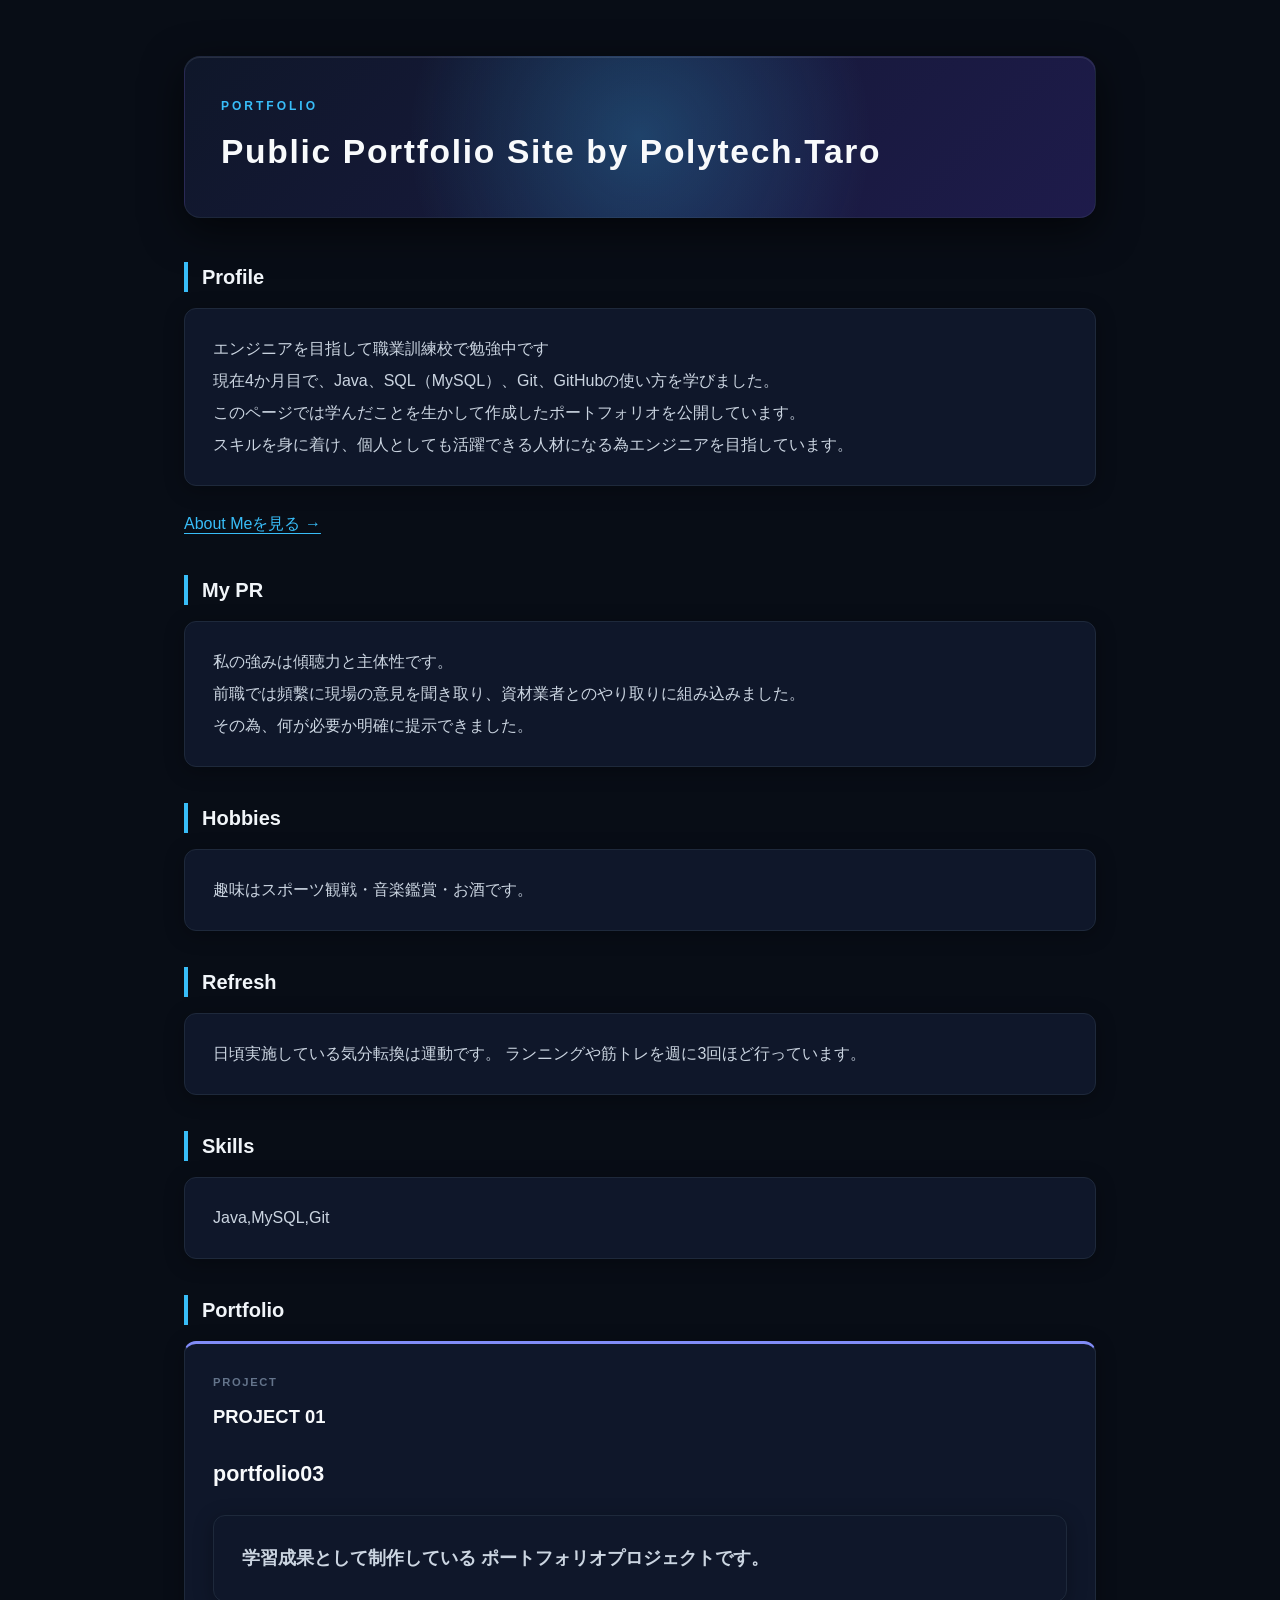
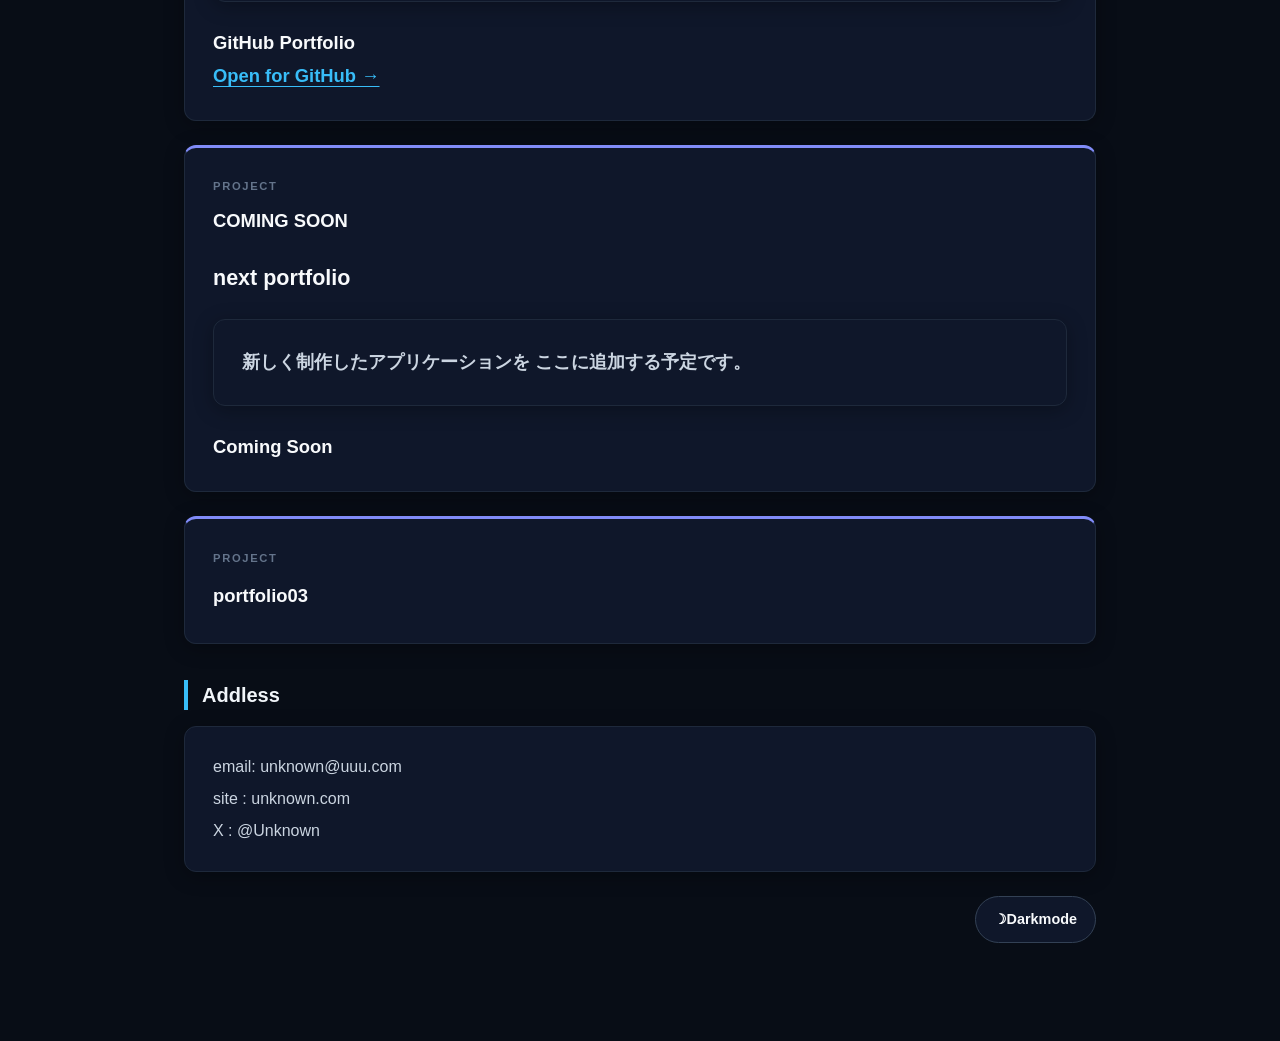
<file: index.html>
<!DOCTYPE html>
<html lang="ja">
<head>
    <meta charset="UTF-8">
    <meta name="viewport" content="width=device-width, initial-scale=1.0">
	<link rel="stylesheet" href="CSS/style.css">
	<script src="js/main.js" defer></script>
    <title>Public Portfolio Site</title>
</head>
<body>
    <h1>Public Portfolio Site by Polytech.Taro</h1>
    <h2 class="reveal">Profile</h2>
    <p>
        エンジニアを目指して職業訓練校で勉強中です<br>
        現在4か月目で、Java、SQL（MySQL）、Git、GitHubの使い方を学びました。<br>
        このページでは学んだことを生かして作成したポートフォリオを公開しています。<br>
		スキルを身に着け、個人としても活躍できる人材になる為エンジニアを目指しています。
    </p>
	<a href="aboutme.html">About Meを見る →</a>
	<h2 class="reveal">My PR</h2>
	<p>
		私の強みは傾聴力と主体性です。<br>
		前職では頻繫に現場の意見を聞き取り、資材業者とのやり取りに組み込みました。<br>
		その為、何が必要か明確に提示できました。
	</p>
	<h2 class="reveal">Hobbies</h2>
	<p>
		趣味はスポーツ観戦・音楽鑑賞・お酒です。
	</p>
	<h2 class="reveal">Refresh</h2>
	<p>
		日頃実施している気分転換は運動です。
		ランニングや筋トレを週に3回ほど行っています。
	</p>
	<h2 class="reveal">Skills</h2>
	<p>
		Java,MySQL,Git
	</p>
    <h2 class="reveal">Portfolio</h2>
	<div class="portfolio-grid">
		    <!-- 作品1：portfolio03 -->
		    <article class="portfolio-card reveal">
		        <div class="portfolio-image">
		            <span>PROJECT 01</span>
		        </div>
		        <div class="portfolio-content">
		            <h3>portfolio03</h3>
		            <p class="portfolio-description">
		                学習成果として制作している
		                ポートフォリオプロジェクトです。
		            </p>
		            <div class="portfolio-tags">
		                <span>GitHub</span>
		                <span>Portfolio</span>
		            </div>
		            <a class="portfolio-link"
		               href="https://github.com/Ayato-Ikeda/portfolio03"
		               target="_blank"
		               rel="noopener noreferrer">
		                Open for GitHub →
		            </a>
		        </div>
		    </article>

		    <!-- 作品2：今後追加予定 -->
		    <article class="portfolio-card reveal">
		        <div class="portfolio-image portfolio-image-next">
		            <span>COMING SOON</span>
		        </div>
		        <div class="portfolio-content">
		            <h3>next portfolio</h3>
		            <p class="portfolio-description">
		                新しく制作したアプリケーションを
		                ここに追加する予定です。
		            </p>
		            <div class="portfolio-tags">
		                <span>Coming Soon</span>
		            </div>
		        </div>
		    </article>
		</div>
    <p class="portfolio-card">portfolio03</p>
	<h2 class="reveal">Addless</h2>
	<p>
		email: unknown@uuu.com <br>
		site : unknown.com <br>
		X    : @Unknown
	</p>
	<button id="themeToggle"
				class="theme-toggle"
				type="button"
				aria-pressed="false">
			☽Darkmode
	</button>
</body>
</html>
</file>
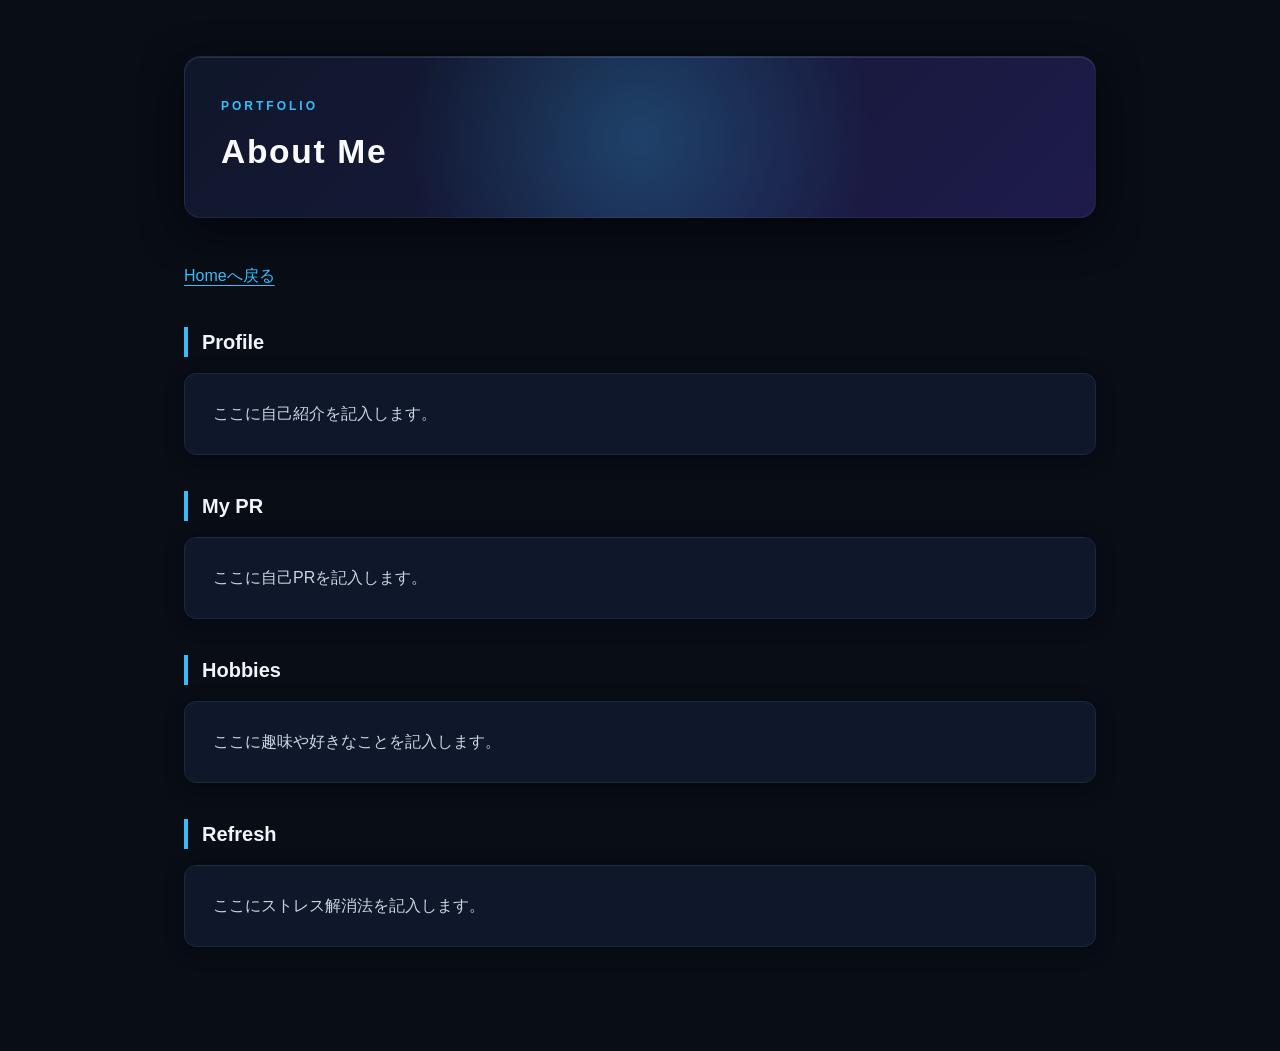
<file: aboutme.html>
<!DOCTYPE html>
<html>
<head>
<meta charset="UTF-8">
<meta name="viewport" content="width=device-width, initial-scale=1.0">
<title>About Me | ポートフォリオ公開サイト</title>
<link rel="stylesheet" href="CSS/style.css">
</head>
<body>
<header>
	<h1>About Me</h1>
	<nav aria-label="ページナビゲーション">
		<a href="index.html">Homeへ戻る</a>
	</nav>
</header>
<main>
	<section>
		<h2>Profile</h2>
		<p>ここに自己紹介を記入します。</p>
	</section>
	<section>
		<h2>My PR</h2>
		<p>ここに自己PRを記入します。</p>
	</section>
	<section>
		<h2>Hobbies</h2>
		<p>ここに趣味や好きなことを記入します。</p>
	</section>
	<section>
		<h2>Refresh</h2>
		<p>ここにストレス解消法を記入します。</p>
	</section>
</main>
</body>
</html>
</file>
<file: CSS/style.css>
/* 余白や枠線を含めて、要素のサイズを計算する */
* {
    box-sizing: border-box;
}

/* ページ全体の背景（深みのあるダークネイビー） */
html {
    min-height: 100%;
    background-color: #080d16;
}

/* コンテンツを中央に配置する */
body {
    max-width: 960px;
    margin: 0 auto;
    padding: 56px 24px 80px;
    font-family: "Segoe UI", "Hiragino Kaku Gothic ProN",
        "Yu Gothic", Meiryo, sans-serif;
    color: #94a3b8;
    line-height: 1.8;
    overflow-wrap: anywhere;
}

/* サイトのタイトル（ディープブルーからシアン/パープル系へ） */
h1 {
    margin: 0 0 44px;
    padding: 40px 36px;
    border-radius: 16px;
    background: linear-gradient(135deg, #0f172a, #1e1b4b);
    box-shadow: 0 12px 40px rgba(0, 0, 0, 0.6), inset 0 1px 0 rgba(255, 255, 255, 0.1);
    color: #f8fafc;
    font-size: clamp(1.5rem, 3.5vw, 2.1rem);
    line-height: 1.5;
    letter-spacing: 0.05em;
    border: 1px solid rgba(148, 163, 184, 0.1);
}

/* タイトルの上に添える小さなラベル */
h1::before {
    content: "PORTFOLIO";
    display: block;
    margin-bottom: 12px;
    color: #38bdf8;
    font-size: 0.75rem;
    font-weight: 600;
    letter-spacing: 0.25em;
}

/* 「自己紹介」「ポートフォリオ」の見出し */
h2 {
    margin: 36px 0 16px;
    padding-left: 14px;
    border-left: 4px solid #38bdf8;
    color: #f1f5f9;
    font-size: 1.25rem;
    line-height: 1.5;
}

/* 本文をシャープなカードとして表示する */
p {
    margin: 0 0 24px;
    padding: 24px 28px;
    border: 1px solid #1e293b;
    border-radius: 12px;
    background-color: #0f172a;
    box-shadow: 0 4px 20px rgba(0, 0, 0, 0.3);
    color: #cbd5e1;
    line-height: 2;
}

/* 作品紹介用のカード */
.portfolio-card {
    padding: 28px;
    border: 1px solid #1e293b;
    border-radius: 12px;
    background-color: #0f172a;
    box-shadow: 0 4px 20px rgba(0, 0, 0, 0.3);
    border-top: 3px solid #818cf8;
    color: #f8fafc;
    font-size: 1.15rem;
    font-weight: 700;
    margin-bottom: 24px;
}

/* 作品名の上に添える小さなラベル */
.portfolio-card::before {
    content: "PROJECT";
    display: block;
    margin-bottom: 8px;
    color: #64748b;
    font-size: 0.7rem;
    font-weight: 600;
    letter-spacing: 0.15em;
}

/* リンクを追加した場合の見た目 */
a {
    color: #38bdf8;
    text-decoration-thickness: 1px;
    text-underline-offset: 4px;
}

a:hover {
    color: #818cf8;
    text-decoration-thickness: 2px;
}

a:focus-visible {
    outline: 3px solid #38bdf8;
    outline-offset: 5px;
}

/* スマートフォンなど、画面が狭い場合 */
@media (max-width: 600px) {
    body {
        padding: 28px 16px 48px;
    }

    h1 {
        margin-bottom: 32px;
        padding: 28px 20px;
        border-radius: 12px;
    }

    h2 {
        margin-top: 28px;
        font-size: 1.1rem;
    }

    p,
    .portfolio-card {
        padding: 20px;
    }
}


/* =========================================================
   JavaScript と組み合わせた演出
   ========================================================= */

/* ダークモードの切り替えボタン（ライトモード風のアクセントに反転） */
.theme-toggle {
    display: block;
    margin: 0 0 18px auto;
    padding: 10px 18px;
    border: 1px solid #334155;
    border-radius: 999px;
    background: #0f172a;
    color: #f8fafc;
    font: inherit;
    font-size: 0.9rem;
    font-weight: 700;
    cursor: pointer;
    transition: background-color 0.2s, transform 0.2s, border-color 0.2s;
}

.theme-toggle:hover {
    background-color: #1e293b;
    border-color: #38bdf8;
    transform: translateY(-2px);
}

.theme-toggle:focus-visible {
    outline: 3px solid #38bdf8;
    outline-offset: 3px;
}

/* タイトル上をマウスが動くと光の位置が変わる（シアンの光） */
h1 {
    background:
        radial-gradient(circle at var(--mouse-x, 50%) var(--mouse-y, 50%),
            rgba(56, 189, 248, 0.25), transparent 50%),
        linear-gradient(135deg, #0f172a, #1e1b4b);
}

/* 画面内に入ると、ふわっと表示する */
.js-enabled .reveal {
    opacity: 0;
    transform: translateY(22px);
    transition: opacity 0.7s ease, transform 0.7s ease;
}

.js-enabled .reveal.is-visible {
    opacity: 1;
    transform: translateY(0);
}

/* 作品カードはマウスを乗せると少し浮く */
.portfolio-card {
    transition: box-shadow 0.25s ease, transform 0.25s ease,
        opacity 0.7s ease, border-color 0.25s ease;
}

.portfolio-card.is-visible:hover {
    transform: translateY(-5px);
    border-color: #38bdf8;
    box-shadow: 0 12px 32px rgba(56, 189, 248, 0.15);
}

/* ダークモード（さらに引き締まったウルトラ・ダーク仕様） */
html.dark {
    background-color: #030712;
}

.dark body {
    color: #94a3b8;
}

.dark h2 {
    color: #f8fafc;
    border-left-color: #818cf8;
}

.dark p {
    background-color: #0b0f19;
    color: #cbd5e1;
    border-color: #1f2937;
    box-shadow: 0 5px 20px rgba(0, 0, 0, 0.4);
}

.dark .portfolio-card {
    background-color: #0b0f19;
    border-color: #1f2937;
    border-top-color: #818cf8;
    color: #f8fafc;
}

.dark .portfolio-card::before {
    color: #64748b;
}

.dark .theme-toggle {
    color: #f8fafc;
    background-color: #0b0f19;
    border-color: #374151;
}

.dark .theme-toggle:hover {
    background-color: #1f2937;
    border-color: #818cf8;
}

.dark a {
    color: #818cf8;
}

/* アニメーションを控えたい設定の人には、動かさず表示する */
@media (prefers-reduced-motion: reduce) {
    .js-enabled .reveal {
        opacity: 1;
        transform: none;
        transition: none;
    }

    .theme-toggle,
    .portfolio-card {
        transition: none;
    }

    .theme-toggle:hover,
    .portfolio-card.is-visible:hover {
        transform: none;
    }
}
</file>
